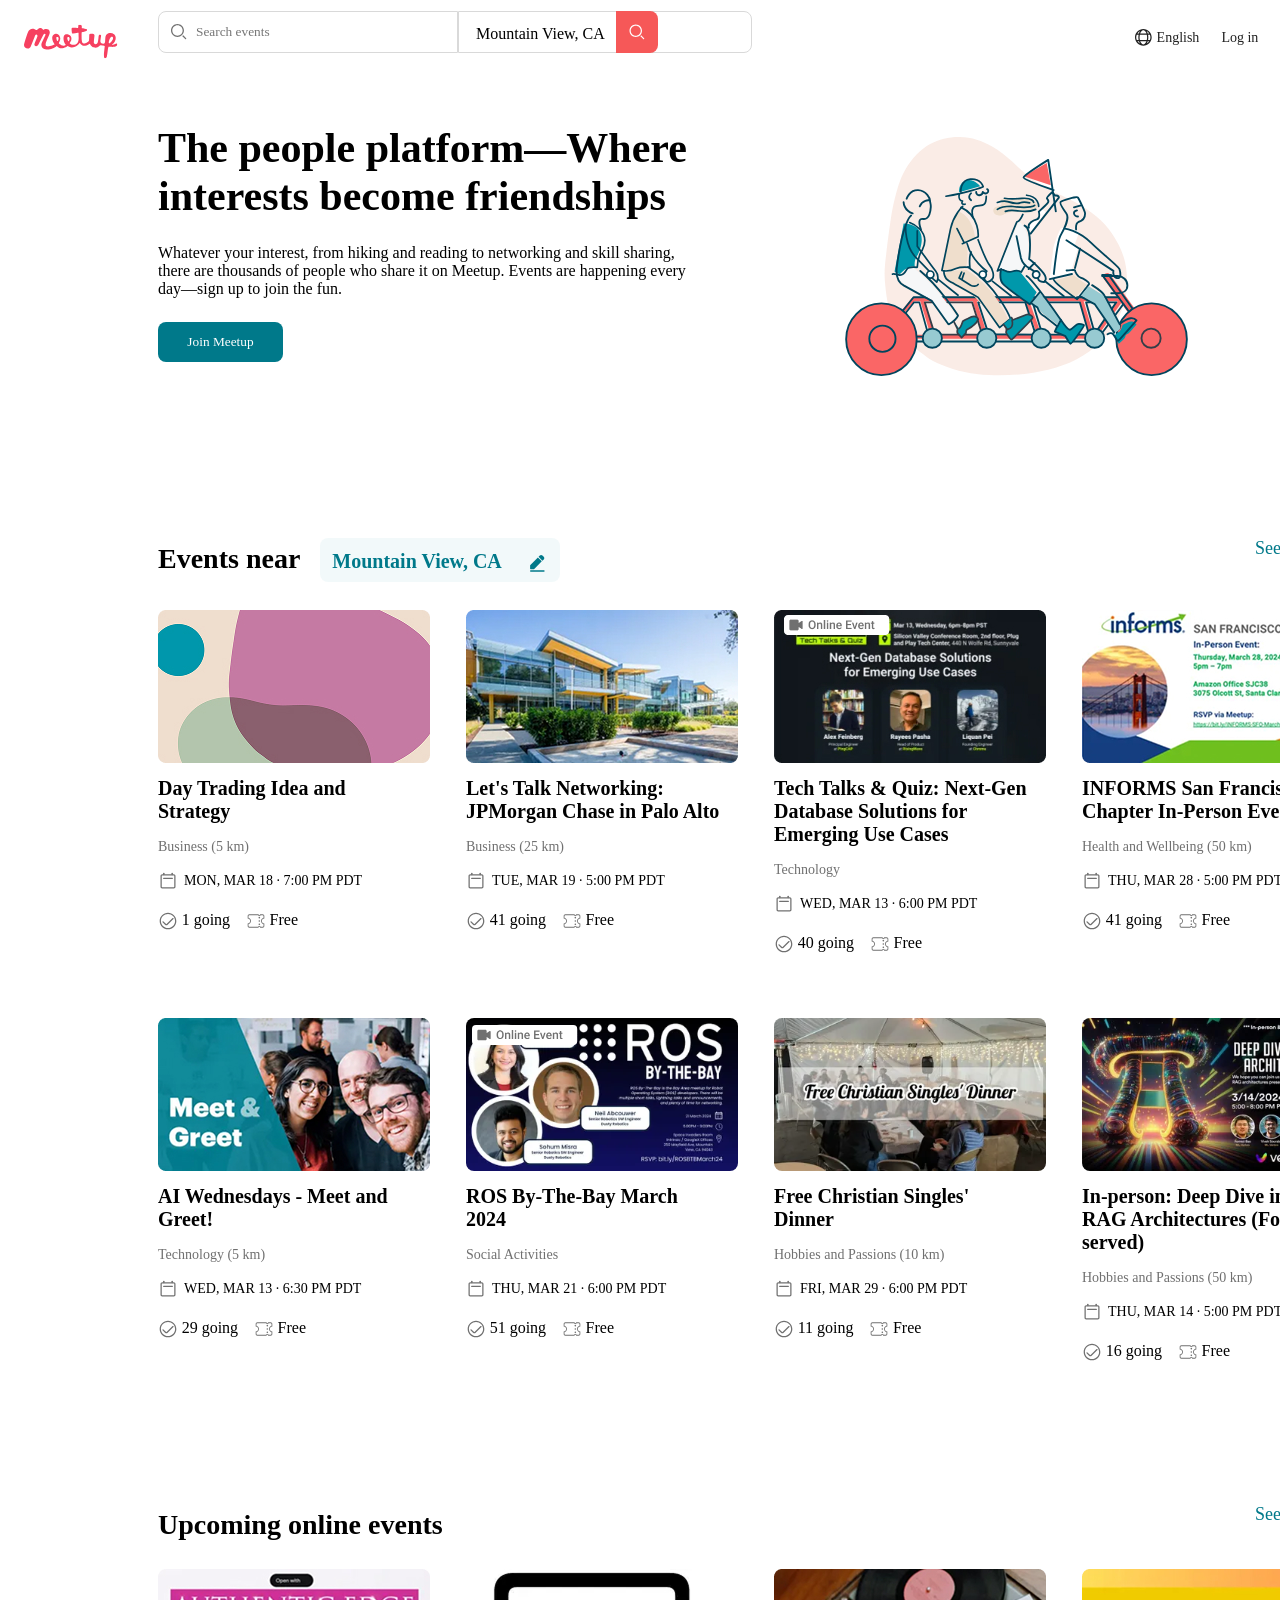
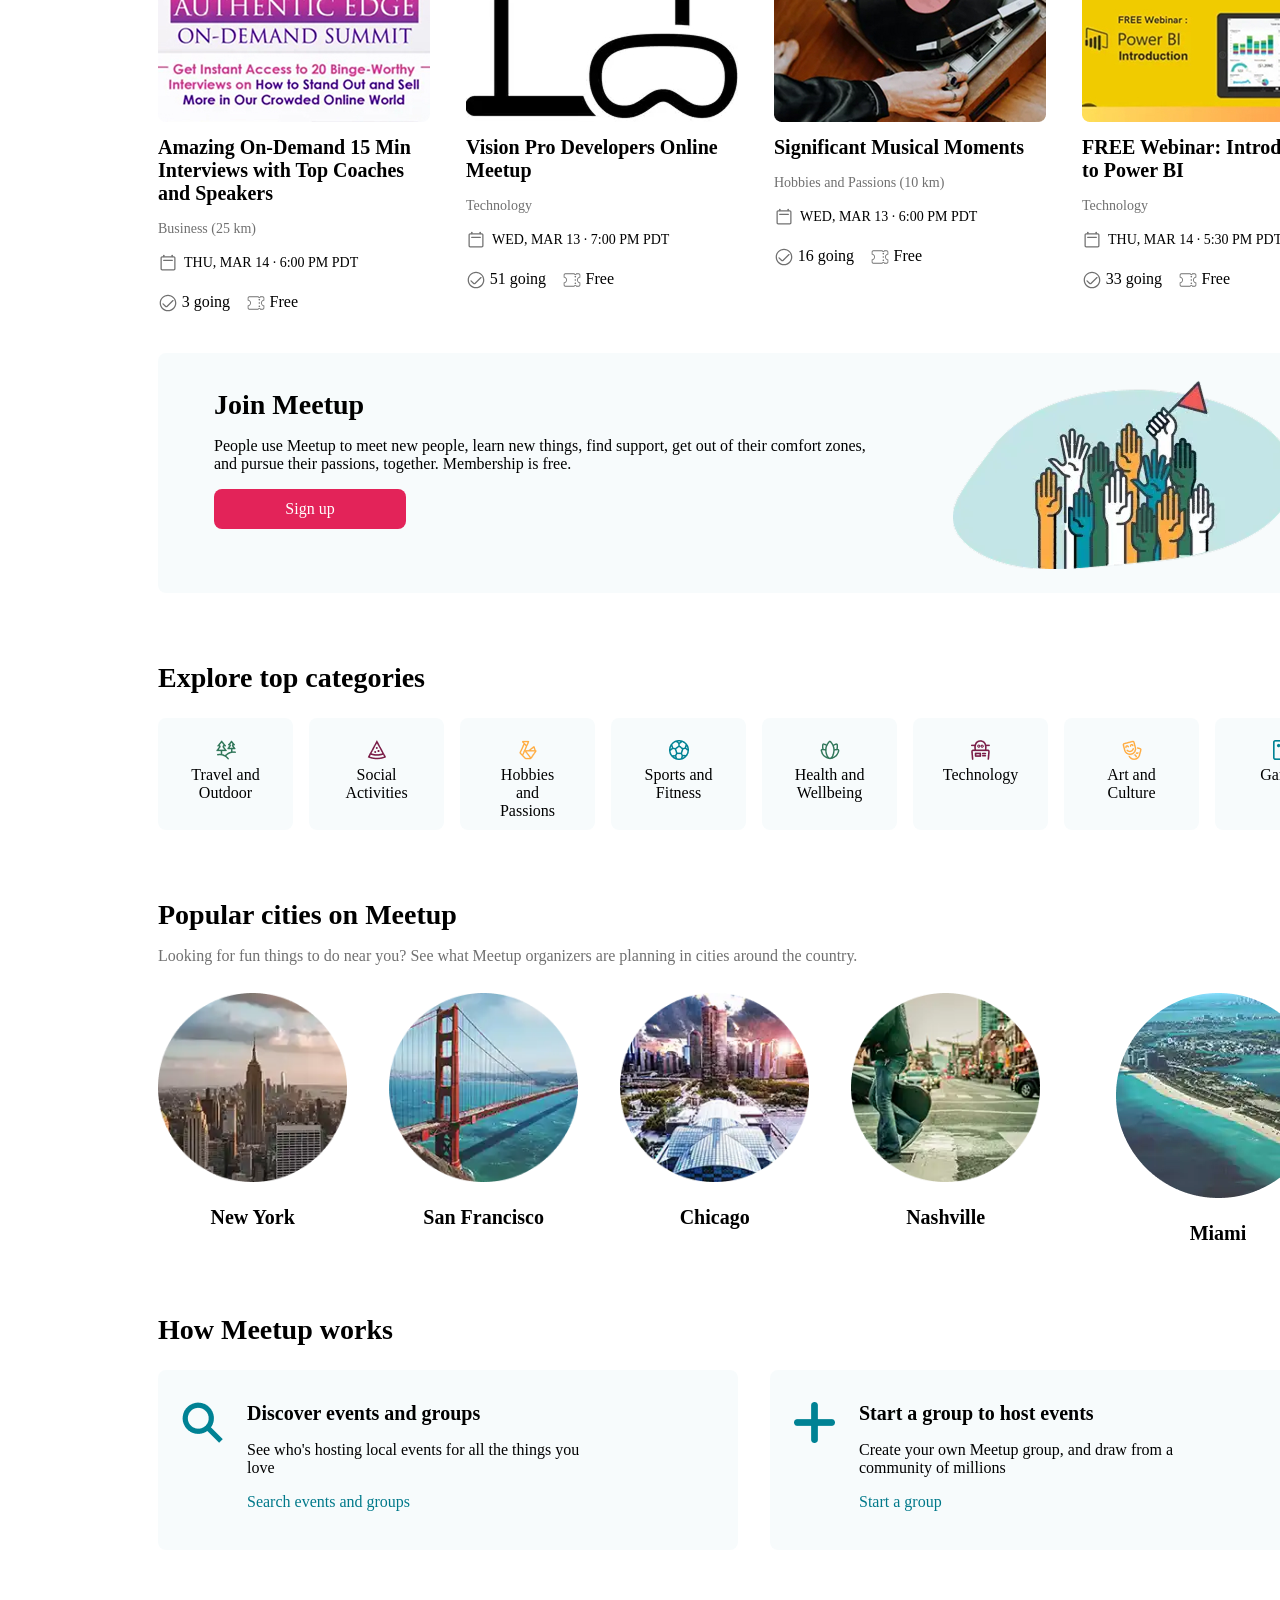
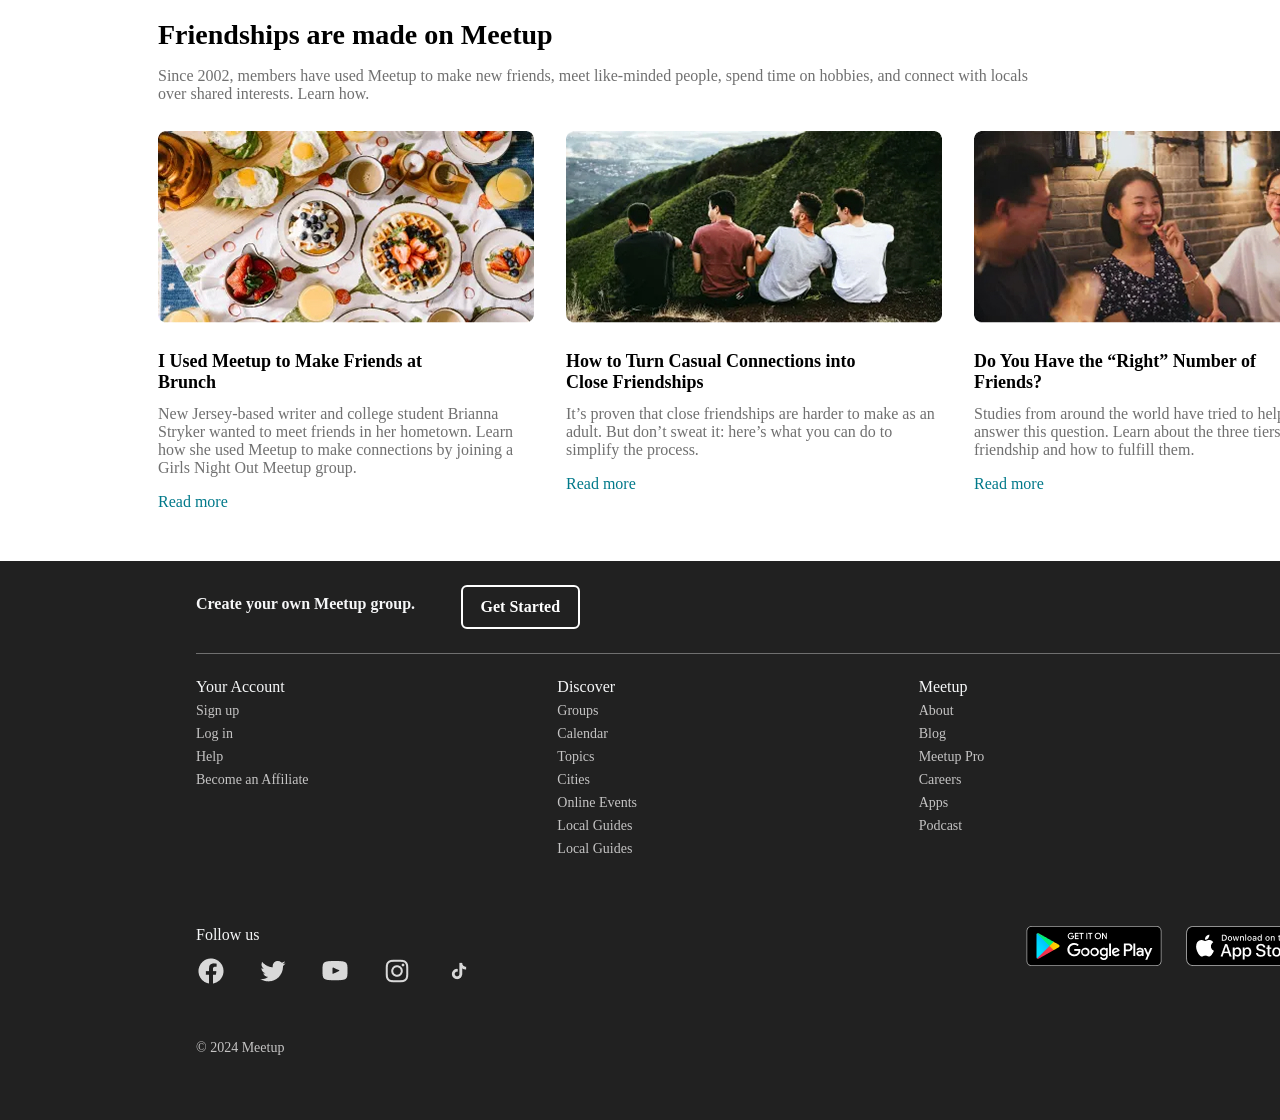
<file: assets/index.html>
<!DOCTYPE html>
<html lang="en">
<head>
    <meta charset="UTF-8">
    <meta name="viewport" content="width=device-width, initial-scale=1.0">
    <link rel="stylesheet" href="./style/style.css">
    <link rel="stylesheet" href="./style/adapt_1page.css">
    <title>Document</title>
</head>
<body>
    <div class="container">
        <nav>
        <!--  --------------------Шапка сайта--------------------------------------------------------------- -->
            <div class="navigation">

                <img id="logo" class="logo" src="./svg/logo.svg" alt="">
                <div class="inputs">
                    <div class="search_container"><img class="search_img" src="./svg/search_img.svg" alt=""><input class="search" type="text" placeholder="Search events"></div>
                    <div class="vanue"><span class="city_search">Mountain View, CA</span><button class="search_button" type="button"><img  src="./svg/search_btn.svg" alt=""></button></div>
                </div>
            
            </div>
            <div class="user-setting">
                <button class="language"><img src="./svg/language.svg" alt="">English</button>
                <button class="log-in">Log in</button>
                <button class="sign-up">Sign up</button>
            </div>
        </nav> 
        <main class="content">
        <!--  --------------------информация о сайте--------------------------------------------------------------- -->
            <div class="platform">
                <div class="platform_info">
                    <h1 class="title_info">The people platform—Where<br>interests become friendships</h1>
                    <p class="text_info">Whatever your interest, from hiking and reading to networking and skill sharing, there are thousands of people who share it on Meetup. Events are happening
                    every day—sign up to join the fun.</p>
                    <button id="btnJoin" type="button" class="btn_info">Join Meetup</button>
                </div>
                <div class="platform_img">
                    <img  src="./svg/info_img.svg"alt="">
                </div>
            </div>
        <!--  --------------------Event near--------------------------------------------------------------- -->
            <div class="events_near" id="eventsBox">
                <div class="events_title">
                    <h4 class="title_events">Events near</h4>
                    <div class="edit_place"><p class="place_events">Mountain View, CA</p><img class="pencil" src="./svg/pencil.svg" alt=""></div>
                    <p class="link_all">See all events</p>
                </div>
                <div class="posters_events">
            <!-- ---------1-------------------------------------------------------- -->
                <div class="poster">
                    <div class="line"></div>
                    <div class="img_poster"><img src="./img/trading.jpg" alt=""></div>
                    <div class="info_poster">
                        <h5 class="poster_title">Day Trading Idea and Strategy</h5>
                        <p class="thema">Business (5 km)</p>
                        <div class="day"><img src="./svg/day1.svg" alt=""><p>Mon, Mar 18 · 7:00 PM PDT</p></div>
                        <div class="add_info">
                            <div class="register"><img src="./svg/count persons.svg" alt=""><p>1 going</p></div>
                            <div class="type"><img src="./svg/type1.svg" alt=""><p>Free</p></div>

                        </div>
                    </div>
                </div>    
                
            <!-- -----------2------------------------------------------------------- -->
                <div class="poster">
                    <div class="line"></div>
                    <div class="img_poster"><img src="./img/networking.jpg" alt=""></div>
                        <div class="info_poster">
                            <h5 class="poster_title">Let's Talk Networking: JPMorgan Chase in Palo Alto</h5>
                            <p class="thema">Business (25 km)</p>
                            <div class="day"><img src="./svg/day1.svg" alt=""><p>Tue, Mar 19 · 5:00 PM PDT</p></div>
                            <div class="add_info">
                                <div class="register"><img src="./svg/count persons.svg" alt=""><p>41 going</p></div>
                                <div class="type"><img src="./svg/type1.svg" alt=""><p>Free</p></div>

                            </div>
                        </div>
                </div>
            <!-- -----------3------------------------------------------------------- -->
                <div class="poster">
                    <div class="line"></div>
                <div class="img_poster"><img src="./img/tech.jpg" alt=""></div>
                    <div class="info_poster">
                        <h5 class="poster_title">Tech Talks & Quiz: Next-Gen Database Solutions for Emerging Use Cases</h5>
                        <p class="thema">Technology</p>
                        <div class="day"><img src="./svg/day1.svg" alt=""><p>Wed, Mar 13 · 6:00 PM PDT</p></div>
                        <div class="add_info">
                            <div class="register"><img src="./svg/count persons.svg" alt=""><p>40 going </p></div>
                            <div class="type"><img src="./svg/type1.svg" alt=""><p>Free</p></div>

                        </div>
                    </div>
                </div>
            <!-- ----------4-------------------------------------------------------- -->
                <div class="poster hidden">
                    <div class="line"></div>
                <div class="img_poster"><img src="./img/informs.jpg" alt=""></div>
                    <div class="info_poster">
                        <h5 class="poster_title">INFORMS San Francisco Chapter In-Person Event</h5>
                        <p class="thema">Health and Wellbeing (50 km)</p>
                        <div class="day"><img src="./svg/day1.svg" alt=""><p>Thu, Mar 28 · 5:00 PM PDT</p></div>
                        <div class="add_info">
                            <div class="register"><img src="./svg/count persons.svg" alt=""><p>41 going</p></div>
                            <div class="type"><img src="./svg/type1.svg" alt=""><p>Free</p></div>

                        </div>
                    </div>
                </div>
            <!-- ------------5------------------------------------------------------ -->
                <div class="poster hidden">
                    <div class="line"></div>
                <div class="img_poster"><img src="./img/ai.jpg" alt=""></div>
                    <div class="info_poster">
                        <h5 class="poster_title">AI Wednesdays - Meet and Greet!</h5>
                        <p class="thema">Technology (5 km)</p>
                        <div class="day"><img src="./svg/day1.svg" alt=""><p>Wed, Mar 13 · 6:30 PM PDT</p></div>
                        <div class="add_info">
                            <div class="register"><img src="./svg/count persons.svg" alt=""><p>29 going</p></div>
                            <div class="type"><img src="./svg/type1.svg" alt=""><p>Free</p></div>

                        </div>
                    </div>
                </div>
            <!-- ---------------6--------------------------------------------------- -->
                <div class="poster hidden">
                    <div class="line"></div>
                <div class="img_poster"><img src="./svg/Events near/ROS By-The-Bay.svg" alt=""></div>
                    <div class="info_poster">
                        <h5 class="poster_title">ROS By-The-Bay March 2024</h5>
                        <p class="thema">Social Activities</p>
                        <div class="day"><img src="./svg/day1.svg" alt=""><p>Thu, Mar 21 · 6:00 PM PDT</p></div>
                        <div class="add_info">
                            <div class="register"><img src="./svg/count persons.svg" alt=""><p>51 going</p></div>
                            <div class="type"><img src="./svg/type1.svg" alt=""><p>Free</p></div>

                        </div>
                    </div>
                </div>
            <!-- -----------------7------------------------------------------------- -->
                <div class="poster hidden">
                    <div class="line"></div>
                <div class="img_poster"><img src="./svg/Events near/Free Christian Singles.svg" alt=""></div>
                    <div class="info_poster">
                        <h5 class="poster_title">Free Christian Singles' Dinner</h5>
                        <p class="thema">Hobbies and Passions (10 km)</p>
                        <div class="day"><img src="./svg/day1.svg" alt=""><p>Fri, Mar 29 · 6:00 PM PDT</p></div>
                        <div class="add_info">
                            <div class="register"><img src="./svg/count persons.svg" alt=""><p>11 going </p></div>
                            <div class="type"><img src="./svg/type1.svg" alt=""><p>Free</p></div>

                        </div>
                    </div>
                </div>
            <!-- ----------------------8-------------------------------------------- -->
                <div class="poster hidden">
                    <div class="line"></div>
                <div class="img_poster"><img src="./svg/Events near/RAG Architectures.svg" alt=""></div>
                    <div class="info_poster">
                        <h5 class="poster_title">In-person: Deep Dive into RAG Architectures (Food served)</h5>
                        <p class="thema">Hobbies and Passions (50 km)</p>
                        <div class="day"><img src="./svg/day1.svg" alt=""><p>Thu, Mar 14 · 5:00 PM PDT</p></div>
                        <div class="add_info">
                            <div class="register"><img src="./svg/count persons.svg" alt=""><p>16 going </p></div>
                            <div class="type"><img src="./svg/type1.svg" alt=""><p>Free</p></div>

                        </div>
                    </div>
                </div>
                </div> 
            </div>
            <!-- ----------------------Upcoming online events-------------------------------------------- -->   
            <div class="events_near" id="eventsBox">
                
                <div class="events_title">
                    <h4 class="title_events">Upcoming online events</h4>
                    <p class="link_all">See all events</p>
                </div>
                <div class="posters_events">
             <!-- ---------------------------------------1-------------------------------------------------------------        -->
                <div class="poster">
                    <div class="line"></div>
                    <div class="img_poster"><img src="./img/Interviews.jpg" alt=""></div>
                    <div class="info_poster">
                        <h5 class="poster_title">Amazing On-Demand 15 Min Interviews with Top Coaches and Speakers</h5>
                        <p class="thema">Business (25 km)</p>
                        <div class="day"><img src="./svg/day1.svg" alt=""><p>Thu, Mar 14 · 6:00 PM PDT</p></div>
                        <div class="add_info">
                            <div class="register"><img src="./svg/count persons.svg" alt=""><p>3 going</p></div>
                            <div class="type"><img src="./svg/type1.svg" alt=""><p>Free</p></div>

                        </div>
                    </div>
                </div>   
                <!-- ---------------------------------------2-------------------------------------------------------------        -->
                <div class="poster">
                    <div class="line"></div>
                    <div class="img_poster"><img src="./img/Vision Pro Developers.jpg" alt=""></div>
                    <div class="info_poster">
                        <h5 class="poster_title">Vision Pro Developers Online Meetup</h5>
                        <p class="thema">Technology</p>
                        <div class="day"><img src="./svg/day1.svg" alt=""><p>Wed, Mar 13 · 7:00 PM PDT</p></div>
                        <div class="add_info">
                            <div class="register"><img src="./svg/count persons.svg" alt=""><p>51 going</p></div>
                            <div class="type"><img src="./svg/type1.svg" alt=""><p>Free</p></div>

                        </div>
                    </div>
                </div> 
                <!-- --------------------------------------3------------------------------------------------------------        -->
                <div class="poster">
                    <div class="line"></div>
                    <div class="img_poster"><img src="./img/Musical.jpg" alt=""></div>
                    <div class="info_poster">
                        <h5 class="poster_title">Significant Musical Moments</h5>
                        <p class="thema">Hobbies and Passions (10 km)</p>
                        <div class="day"><img src="./svg/day1.svg" alt=""><p>Wed, Mar 13 · 6:00 PM PDT</p></div>
                        <div class="add_info">
                            <div class="register"><img src="./svg/count persons.svg" alt=""><p>16 going</p></div>
                            <div class="type"><img src="./svg/type1.svg" alt=""><p>Free</p></div>

                        </div>
                    </div>
                </div>   
                <!-- ---------------------------------------4-------------------------------------------------------------        -->
                <div class="poster hidden"><div class="line"></div>
                    <div class="img_poster"><img src="./img/FREE Webinar.jpg" alt=""></div>
                    <div class="info_poster">
                        <h5 class="poster_title">FREE Webinar: Introduction to Power BI</h5>
                        <p class="thema">Technology</p>
                        <div class="day"><img src="./svg/day1.svg" alt=""><p>Thu, Mar 14 · 5:30 PM PDT</p></div>
                        <div class="add_info">
                            <div class="register"><img src="./svg/count persons.svg" alt=""><p>33 going</p></div>
                            <div class="type"><img src="./svg/type1.svg" alt=""><p>Free</p></div>

                        </div>
                    </div>
                </div>
            </div>      
                <!--Sign up-->
            <div class="signup_container">
                <div class="join_info">
                    <h6>Join Meetup</h6>
                    <p>People use Meetup to meet new people, learn new things, find support, get out of their
                    comfort zones, and pursue their passions, together. Membership is free.</p>
                    <button id="signUp">Sign up</button>
                </div>
                <div class="join_img">
                    <img src="./img/join1.png" alt="">
                </div>
            </div>

            <!-- Top categories -->
            <div class="categories_box">
                <h5 class="title_events">Explore top categories</h5>
                
                <div class="categories_items">
                   <!-- --------------------------------------------------- -->                    
                    <div class="item_box">
                        <img src="./img/travel_and_outdoor.svg fill.png" alt="">
                        <p>Travel and Outdoor</p>
                    </div>
                    <!-- --------------------------------------------------- -->
                     <div class="item_box">
                        <img src="./img/social_activities.svg.png" alt="">
                        <p>Social Activities</p>
                    </div>
                    <!-- --------------------------------------------------- -->
                     <div class="item_box">
                        <img src="./img/hobbies_and_passions.svg.png" alt="">
                        <p>Hobbies and Passions</p>
                    </div>
                    <!-- --------------------------------------------------- -->
                     <div class="item_box">
                        <img src="./img/sports_and_fitness.svg fill.png" alt="">
                        <p>Sports and Fitness</p>
                    </div>
                    <!-- --------------------------------------------------- -->
                     <div class="item_box">
                        <img src="./img/health_and_wellness.svg.png" alt="">
                        <p>Health and Wellbeing</p>
                    </div>
                    <!-- --------------------------------------------------- -->
                     <div class="item_box">
                        <img src="./img/technology.svg.png" alt="">
                        <p>Technology</p>
                    </div>
                    <!-- --------------------------------------------------- -->
                     <div class="item_box">
                        <img src="./img/art_and_culture.svg.png" alt="">
                        <p>Art and Culture</p>
                    </div>
                    <!-- --------------------------------------------------- -->
                     <div class="item_box">
                        <img src="./img/games.svg.png" alt="">
                        <p>Games</p>
                    </div>
                    <!-- --------------------------------------------------- -->
                </div>
            </div>

            <!-- Poular cities -->
            <div class="cities_box">
                <h3 class="title_events">Popular cities on Meetup</h3>
                <p class="p_events">Looking for fun things to do near you? See what Meetup organizers are planning in cities around the country.</p>
                
                <div class="cities_items">
                    <div class="city">
                        <img src="./img/new_york.png" alt="">
                        <h5>New York</h5>
                    </div>
                    <!-- --------------------------------------------------------------------------- -->
                     <div class="city">
                        <img src="./img/san_francisco.png" alt="">
                        <h5>San Francisco</h5>
                    </div>
                    <!-- --------------------------------------------------------------------------- -->
                     <div class="city">
                        <img src="./img/chicago.png" alt="">
                        <h5>Chicago</h5>
                    </div>
                    <!-- --------------------------------------------------------------------------- -->
                     <div class="city">
                        <img src="./img/nashville.png" alt="">
                        <h5>Nashville</h5>
                    </div>
                    <!-- --------------------------------------------------------------------------- -->
                     <div class="city hidden">
                        <img src="./img/miami.png" alt="">
                        <h5>Miami</h5>
                    </div>
                    <!-- --------------------------------------------------------------------------- -->
                </div>
            </div>

            <!-- How Meetup works -->
            <div class="how_works">
                <h3 class="title_events">How Meetup works</h3>
                <div class="how_box">
                    <div class="how_info">
                        <img src="./img/search.svg.png" alt="">
                        <div class="how_info_text">
                            <h5>Discover events and groups</h5>
                            <p>See who's hosting local events for all the things you love</p>
                            <h6>Search events and groups</h6>
                        </div>
                    </div>
                    <!-- ------------------------------------------------- -->
                    <div class="how_info">
                        <img src="./img/plus.svg.png" alt="">
                        <div class="how_info_text">
                            <h5>Start a group to host events</h5>
                            <p>Create your own Meetup group, and draw from a community of millions</p>
                            <h6>Start a group</h6>
                        </div>
                    </div>
                </div>
            </div>

            <!-- Friendships are made on Meetup -->
            <div class="friendships">
                <h3 class="title_events">Friendships are made on Meetup</h3>
                <p class="p_events hidden">Since 2002, members have used Meetup to make new friends, meet like-minded people, spend time on hobbies, and
                connect with locals over shared interests. Learn how.</p>
                <div class="friendships_box">
                    <div class="friendship_item">
                        <img src="./img/first_article.webp.jpg" alt="">
                        <h5>I Used Meetup to Make Friends at Brunch</h5>
                        <p>New Jersey-based writer and college student
                        Brianna Stryker wanted to meet friends in her
                        hometown. Learn how she used Meetup to make
                        connections by joining a Girls Night Out Meetup
                        group.</p>
                        <h6>Read more</h6>
                    </div>
                    <!-- ---------------------------------------------------------- -->
                    <div class="friendship_item">
                        <img src="./img/second_article.webp.jpg" alt="">
                        <h5>How to Turn Casual Connections into Close Friendships</h5>
                        <p>It’s proven that close friendships are harder to
                        make as an adult. But don’t sweat it: here’s what
                        you can do to simplify the process.</p>
                        <h6>Read more</h6>
                    </div>
                    <!-- ---------------------------------------------------------- -->
                     <div class="friendship_item">
                        <img src="./img/third_article.webp.jpg" alt="">
                        <h5>Do You Have the “Right” Number of Friends?</h5>
                        <p>Studies from around the world have tried to help
                        people answer this question. Learn about the
                        three tiers of friendship and how to fulfill them.</p>
                        <h6>Read more</h6>
                    </div>
                    <!-- ---------------------------------------------------------- -->
                </div>
            </div>

        </main>  
        <footer class="footer_1page">
            <div class="get_started">
                <h4>Create your own Meetup group.</h4>
                <button>Get Started</button>
            </div>
            <div class="page_links">
                <div class="page_link">
                    <h4>Your Account</h4>
                    <p>Sign up</p>
                    <p>Log in</p>
                    <p>Help</p>
                    <p>Become an Affiliate</p>
                </div>

                <div class="page_link">
                    <h4>Discover</h4>
                    <p>Groups</p>
                    <p>Calendar</p>
                    <p>Topics</p>
                    <p>Cities</p>
                    <p>Online Events</p>
                    <p>Local Guides</p>
                    <p>Local Guides</p>
                </div>

                <div class="page_link">
                    <h4>Meetup</h4>
                    <p>About</p>
                    <p>Blog</p>
                    <p>Meetup Pro</p>
                    <p>Careers</p>
                    <p>Apps</p>
                    <p>Podcast</p>
                </div> 
            </div>

            <div class="follow">
                <div class="follow_media">
                    <h4>Follow us</h4>
                    <div class="icons">
                        <img src="./img/Facebook.png" alt="">
                        <img src="./img/Twitter.png" alt="">
                        <img src="./img/YouTube.png" alt="">
                        <img src="./img/Instagram.png" alt="">
                        <img src="./img/TikTok.png" alt="">
                    </div>
                </div>
                <div class="store">
                    <img src="./img/Google Play.png" alt="">
                    <img src="./img/App Store.png" alt="">
                </div>
            </div>

            <div class="page_info">
                <p>© 2024 Meetup</p>
                <p hidden>Terms of Service</p>
                <p hidden>Privacy Policy</p>
                <p hidden>Do Not Sell or Share My Personal Data</p>
                <p hidden>Cookie Policy</p>
                <p hidden>Help</p>
            </div>
        </footer>
    </div>  
    <script src="./js/index1.js"></script>            
</body>
</html>
</file>
<file: assets/style/style.css>
*{
    margin: 0;
    padding: 0;
    box-sizing: border-box;
    font-family: roboto, middle;
}
.container{
    max-width: 1512px;
    width: 100%;
    max-height: 4412px;
    height: 100%;
    position: relative;
}
nav{
    display: flex;
    position: relative;
    max-width: 1512px;
    width: 100%;
    max-height: 64px;
    height: 100%;
}
.navigation{
    display: flex;
    gap: 40px;
    position: relative;
}
.logo{
max-width: 94px;
min-height: 34px;
width: 100%;
height: 100%;

margin-left: 24px;
margin-top: 15px;
}
.inputs{
    display: flex;
    margin-top: 11px;
    position: static;
}
.search_container{
    position: relative;
}
.search{
    width: 300px;
    height: 42px;
    border: 1px solid rgba(217, 217, 217, 1);
    padding-left: 37px;
    border-radius: 8px 0 0 8px;
}
.vanue{
    width: 294px;
    height: 42px;
    padding-top: 13px;
    padding-left: 17px;
    border: 1px solid rgba(217, 217, 217, 1);

    border-radius: 0 8px 8px 0;
}
.search_button{
    position: absolute;
    right: 0;
    top: 11px;
    border: 0;
    width: 42px;
    height: 42px; 
    padding: 11px;
    background-color: rgba(246, 88, 88, 1);
    border-radius: 0 8px 8px 0;
}
.search_button img{
    max-width: 20px;
    height: auto;
    width: 100%;

    

}
.search_img{
    width: 16.27px;
    height: 16.27px;
    position: absolute;
    top: 12.75px;
    left: 12.75px;
        border: 0;
}

.user-setting{
    display: flex;
    gap: 22px;
    padding-left: 476.6px;
    position: absolute;
    top: 0;
    right: 50px;
position: static;
}
.language{
    display: flex;
    font-size: 14px;
    align-items: center;
    gap: 5px;
    border: 0;
    background-color: white;
    color: rgba(33, 33, 33, 1);
    margin-top: 22px;
}

.log-in{
    display: flex;
    font-size: 14px;
    align-items: center;
    border: 0;
    background-color: white;
    color: rgba(33, 33, 33, 1);
     white-space: nowrap;
     margin-top: 22px;
}
.sign-up{
    display: flex;
    font-size: 14px;
    align-items: center;
    justify-content: center;
    border: 0;
    background-color: rgba(0, 121, 138, 1);
    color: white;
    width: 83px;
    height: 36px;
    border-radius: 8px;
    margin-top: 14px;
}
.platform{
    max-width: 1196px;
    width: 100%;
    min-height: 461px;
    height: auto;
    display: flex;
    gap: 54.47px;
    padding-left: 158px;
    padding-top: 71px;
}
.platform_info{
    display: flex;
    flex-direction: column;
    gap: 24px;
    max-width: 600px;
    width: 100%;
}
.title_info{
    font-weight: 700;
    font-size: 42px;
    text-align: left;
}
.text_info{
    font-weight: 400;
    font-size: 16px;
    text-align: left;
    max-width: 600.61px;
    width: 100%;

}
.platform_img{
    margin-left: 54px;
    max-width: 379px;
    width: 100%;
    height: auto;
}
.btn_info{
    max-width: 125px;
    width: 100%;
    min-height: 40px;
    height: auto;
    background-color: rgba(0, 121, 138, 1);
    color: rgba(255, 255, 255, 1);
    border: 0;
    border-radius: 8px;
}
.events_near{
    margin-top: 24px;
    max-width: 1196px;
    width: 100%;
    min-height: 942px;
    height: auto;

    display: flex;
    flex-direction: column;
    position: relative;
    margin-left: 158px;
}
.events_title{
    display: flex;
}
.edit_place{
    display: flex;
    flex-direction: row;
    max-width: 239.4px;
    width: 100%;
    min-height: 44px;
    height: auto;
    background-color: rgba(151, 202, 209, 0.12);
    border-radius: 8px;
    position: relative;
    margin-left: 20px;
}
.pencil{
    max-width: 15px;
    width: 100%;
    min-height: 16.6px;
    height: auto;
    position: absolute;
    bottom: 10px;
    right: 15px;
}
.title_events{
    font-weight: 600;
    font-size: 28px;
    text-align: left;
    padding-top: 5px;
}
.place_events{
    font-weight: 600;
    font-size:  20px;
    color: rgba(0, 121, 138, 1);
    padding-left: 12px;
    padding-top: 12px;
}
.link_all{
    font-weight: 500;
    font-size: 18px;
    color: rgba(0, 121, 138, 1);
    position: absolute;
    right: 0;
}
.events_near{
    display: flex;
}
.posters_events{
    display: flex;
    gap: 36px;
    flex-wrap: wrap;
}
.poster, .hidden{
    padding-top: 28px;
    max-width: 272px;
    width: 100%;
    max-height: 399px;
    height: auto;
}
.img_poster{
    max-width: 272px;
    width: 100%;
    height: 55px;
    position: static;
}
.info_poster{
    width: 272px;
    width: 100%;
    max-height: 399px;
    padding-top: 12px;
    position: static;
}
.poster_title{
    margin-top: 100px;
    max-width: 256px;
    width: 100%;
    font-weight: 600;
    font-size: 20px;
    position: static;
}
.info_poster h5{
    position: static;
}
.thema{
    max-width: 256px;
    width: 100%;
    min-height: 40px;
    height: auto;
    padding-top: 8px;
    font-weight: 500;
    font-size: 14px;
    color: rgba(112, 112, 112, 1);
    display: flex;
    align-items: center;
    position: static;
}
.day{
    display: flex;
    min-height: 20px;
    height: auto;
    font-weight: 400;
    font-size: 14px;
    padding-top: 8px;
    text-transform: uppercase;
    position: static;
}
.day img{
    max-width: 20px;
    width: 100%;
    min-height: 20px;
    height: auto;
    color: rgba(112, 112, 112, 1);
    margin-right: 6px;
    position: static;
}
.day p{
    min-height: 20px;
    height: auto;
    padding-top: 2px;
    position: static;
}
.line{
    display: none;

}
.add_info{
    margin-top: 20px;
    font-weight: 400;
    font-size: 16px;
    display: flex;
    gap: 15.8px;
    align-items: center;
    position: static;
}
.register img{
    max-width: 20px;
    width: 100%;
    min-height: 20px;
    height: auto;
    margin-right: 3.67px;
    position: static;
}
.register, .type{
    display: flex;
    position: static;
}
.type img{
    max-width: 20px;
    width: 100%;
    min-height: 20px;
    height: auto;
    margin-right: 3.67px;
    position: static;
}
.online_events{
    min-height: 499px;
    height: auto;
    position: static;
}

.signup_container{
    display: flex;
    border-radius: 8px;
    max-width: 1192px;
    width: 100%;
    min-height: 236px;
    height: auto;
    background-color: rgba(151, 202, 209, 0.08);
    margin-top: 40px;
    position: static;
}
.join_info{
    margin: 36px 56px;
    max-width: 739px;
    width: 100%;
    min-height: 164px;
    height: auto;
    position: static;
}
.join_info h6{
    font-size: 28px;
    font-weight: 600;
    position: static;
}
.join_info p{
    padding: 16px 0;
    max-width: 664.64px;
    width: 100%;
    font-size: 16px;
    font-weight: 400;
    position: static;
}
.join_info button{
    max-width: 192px;
    width: 100%;
    min-height: 40px;
    height: auto;
    border: 0;
    color: white;
    background-color: rgba(227, 35, 89, 1);
    border-radius: 8px;
    font-size: 16px;
    position: static;
}
.join_img{
    max-width: 341px;
    width: 100%;
    min-height: 196px;
    height: auto;
    margin: 20px 56px 20px 0;
    position: static;
}

.categories_box{
    margin-top: 64px;
}
.categories_items{
    display: flex;
    flex-direction: row;
    gap: 16px;
    flex-wrap: wrap;
    margin-top: 24px;
}
.item_box{
    display: flex;
    flex-direction: column;
    max-width: 135px;
    width: 100%;
    min-height: 112px;
    height: auto;
    background-color: rgba(151, 202, 209, 0.08);
    align-items: center;
    border-radius: 8px;
}
.item_box img{
    max-width: 20px;
    width: 100%;
    min-height: 20px;
    height: auto;
    margin-top: 22px;
}
.item_box p{
    padding-top: 6px;
    font-size: 16px;
    font-weight: 500px;
    max-width: 79.2px;
    width: 100%;
    text-align: center;
}

.cities_box{
    margin-top: 64px;
}
.cities_items{
    display: flex;
    gap: 41.75px;
    flex-wrap: nowrap;
}
.p_events{
    font-size: 16px;
    font-weight: 400;
    color: rgba(112, 112, 112, 1);
    padding-top: 16px;
    max-width: 870px;
    width: 100%;
}
.city{
    display: flex;
    flex-direction: column;
    align-items: center;
    padding-top: 28px;
}
.city img{
    max-width: 205px;
    width: 100%;
    height: auto;
}
.city h5{
    font-size: 20px;
    font-weight: 600;
    padding-top: 24px;
}

.how_works{
    margin-top: 64px;
}
.how_box{
    display: flex;
    flex-wrap: wrap;
    gap: 32px;
    margin-top: 24px;
}
.how_info{
    max-width: 580px;
    width: 100%;
    min-height: 180px;
    height: auto;
    background-color: rgba(151, 202, 209, 0.08);
    border-radius: 8px; 
    display: flex;  
}
.how_info img{
    width: 41px;  
    height: 41px;
    margin-top: 32px;
    margin-left: 24px;
}
.how_info_text{
    margin-top: 32px;
    margin-left: 24px;
}
.how_info_text h5{
    font-size: 20px;
    font-weight: 600;
}
.how_info_text p{
    padding-top: 16px;
    max-width: 362px;
    width: 100%;
    font-size: 16px;
    font-weight: 400;
}
.how_info_text h6{
    padding-top: 16px;
    font-size: 16px;
    font-weight: 500;
    color: rgba(0, 121, 138, 1);
}

.friendships{
    margin-top:  64px;
    display: flex;
    flex-direction: column;
}
.friendships_box{
    display: flex;
    gap: 32px;
    flex-wrap: nowrap;
}
.friendship_item{
    max-width: 376px;
    width: 100%;
}
.friendship_item img{
    max-width: 376px;
    width: 100%;
    min-height: 191.5px;
    height: auto;
    margin-top: 28px;
}
.friendship_item h5{
    padding-top: 24px;
    font-size: 18px;
    font-weight: 600;
    max-width: 292.42px;
    width: 100%;

}
.friendship_item p{
    font-size: 16px;
    font-weight: 400;
    color: rgba(112, 112, 112, 1);
    padding-top: 12px;
}
.friendship_item h6{
    font-size: 16px;
    font-weight: 400;
    padding-top: 16px;
    color: rgba(0, 121, 138, 1);
}

.footer_1page{
    background-color: rgb(33, 33, 33);
    width: 100%;
    min-height: 559px;
    margin-top: 50px;
}
.footer_2page{
    display: flex;
    flex-direction: column;
    background-color: rgb(33, 33, 33);
    width: 100%;
    min-height: 559px;
    padding-bottom: 50px;
}
.get_started{
    display: flex;
    width: 1120px;
    height: 93px;
    margin-left: 196px;
    margin-top: 24px;
    gap: 15.8px;
    border-bottom: 1px solid rgba(112, 112, 112, 1)
}
.footer_2page .get_started{
    display: flex;
    width: 1120px;
    height: 93px;
    margin-left: 196px;
    margin-top: 24px;
    gap: 15.8px;
    border-bottom: 1px solid rgba(112, 112, 112, 1)
}

.get_started h4{
    color: rgb(246, 247, 248);
    font-size: 16px;
    font-weight: 600;
    width: 249px;

    padding-top: 34px;
}
.get_started button{
    color: rgba(255, 255, 255, 1);
    background: none ;
    width: 119px;
    height: 44px;
    border: 2px solid rgba(255, 255, 255, 1);
    border-radius: 6px;
    font-size: 16px;
    font-weight: 600;
    margin-top: 24px;
}
.page_links{
    margin-top: 24px;
    display: flex;
    flex-direction: row;
    margin-left: 196px;
}
.page_link{
    max-width: 373.33px;
    width: 100%;
    min-height: 224px;
    height: auto;

}
.page_link h4{
    font-size: 16px;
    font-weight: 400;
    color: rgba(246, 247, 248, 1);
}
.page_link p{
    font-size: 14px;
    font-weight: 400;
    color: rgba(197, 196, 196, 1);
    padding-top: 7px;
}

.follow{
    max-width: 1120px;
    width: 100%;
    min-height: 90px;
    height: auto;
    margin: 24px 196px;
    display: flex;
    position: relative;
}
.follow_media{
    max-width: 278px;
    width: 100%;
}
.follow_media h4{
    font-size: 16px;
    font-weight: 400;
    color: rgba(246, 247, 248, 1);
}
.icons{
    display: flex;
    margin-top: 12px;
    gap: 32px;
}
.icons img{
    max-width: 30px;
    width: 100%;
    min-height: 30px;
    height: auto;
}
.store{
    display: flex;
    position: absolute;
    right: 0;
    gap: 12px;
}
.store img{
    max-width: 140px;
    width: 100%;
    min-height: 40px;
    height: auto;
}
.page_info{
    max-width: 1120px;
    width: 100%;
    min-height: 28px;
    height: auto;
    display: flex;
    margin-left: 196px;
    gap: 24px;
    color: rgba(197, 196, 196, 1);
    font-size: 14px;
    font-weight: 400;
}
</file>
<file: assets/style/adapt_1page.css>
@media(max-width: 393px){
    .container{
        width: 100%;
    }
    nav{
        width: 100%;
        height: 38px;
    }
    .logo{
        width: 94.34px;
        height: 34px;
        margin-top: 4px;
        margin-left: 24px;
        position: relative;
        z-index: 100;
    }
    .inputs{
        position: absolute;
        left: 20px;
        top: 53px
        
    }
    .search{
        width: 342px;
        height: 42px;
    }
    .search_button{
        width: 42px;
        height: 42px;
    }
    .vanue{
        display: none;
    }
    .user-setting{
        position: absolute;
        top: 0;
        right: 7px;
        gap: 19px;
    }
    .language{
        font-size: 12px;
        margin-top: 12.83px;
    }
    .log-in{
        font-size: 12px;
        white-space: nowrap;
        margin-top: 12.83px;
    }
    .sign-up{
        font-size: 12px;
        width: 71px;
        height: 30.76px;
        margin-top: 10px;
    }
    .platform{
        width: 100%;
        padding-left: 21px;
        flex-direction: column;
    }
    .platform_info{
        gap: 20px;
        max-width: 352.28px;
        width: 100%;
        padding-top: 30px;
    }
    .title_info{
        font-size: 25px;
    }
    .text_info{
        padding-top: 20px;
        font-size: 12px;
        font-weight: 400;
        max-width: 350px;
        width: 100%;
        line-height: 2;
    }
    .btn_info{
        display: none;
    }
    .platform_img img{
        max-width: 250px;
        width: 100%;
        min-height: 157.6px;
        height: 100%;
        margin-right: 89px;
    }
    .events_near{
        margin-top: 20px;
        width: 100%;
        display: flex;
        flex-direction: column;
        position: relative;
        margin-left: 15px;
        min-height: 350px;

    }
    .title_events{
        font-size: 20px;
        text-align: left;
        margin-left: 10px;
    }
    .edit_place{
        max-width: 164px;
        width: 100%;
        min-height: 30px;
        height: auto;
        border-radius: 5.48px;
        position: relative;
        margin-left: 6px;
    }
    .place_events{
        font-weight: 600;
        font-size:  14px;
        padding-top: 8px;
        
    }
    .pencil{
        max-width: 10px;
        width: 100%;
        min-height: 11.4px;
        height: auto; 
        bottom: 8px;
        right: 9px;
    }
    .link_all{
        display: none;
    }
    .posters_events{
        width: 370px;
        flex-direction: column;
        flex-wrap: nowrap;

    }
    .poster{
        display: flex;
        flex-direction: row;
        height: 35px;
        position: relative;
    }
    .poster img{
        width: 97.51px;
        height: 54.99px;
        margin-left: 15px;

    }
    .info_poster{
        padding: 0;
        margin: 0;
        position: absolute;
        left: 120px;
        
    }
    .info_poster h5{
        font-size: 9.81px;
        font-weight: 500;
        margin: 0;
        padding: 0;
        position: absolute;
        top: 15px;
        white-space: wrap;
        width: 370px;
    }
    .day img{
        display: none;
    }
    .day p{
        color: rgba(124, 111, 80, 1);
        font-size: 8.58px;
        font-weight: 500;
        position: absolute;
        top: 0px;
        white-space: nowrap;
    }
    .thema{
        font-size: 8.58px;
        font-weight: 400;
        color: rgba(112, 112, 112, 1);
        position: absolute;
        top: 24px;
        white-space: nowrap;
    }
    .register{
        display: none;
    }
    .type{
        display: none;
    }
    .line{
        border: 0.61px solid rgba(217, 217, 217, 1);
        width: 350px;
        position: absolute;
        top: 15px;
        left: 10px;
    }
    .hidden{
        display: none;
    }
    .signup_container{
        width: 100%;
        height: 356px;
        margin-top: 100px;
        margin-left: -15px;
        flex-direction: column;
        position: relative;
    }
    .join_info{
        margin: 0;
        
    }
    .join_info p{
        position: absolute;
        top: 200px;
        left: 10px;
        font-size: 12px;
        font-weight: 400;
        line-height: 2;
        width: 360px;
    }
    .join_info button{
        position: absolute;
        top: 270px;
        left: 100px;
        width: 192px;
        height: 40px;
        position: relative;
        z-index: 100;
    }
    .join_info h6{
        font-size: 20px;
        white-space: nowrap;
        margin-left: 15px;
        margin-top: 16px;
    }
    .join_img{
        position: absolute;
        top:40px;
        left: 75px;
    }
    .join_img img{
        width: 238px;
        height: 136.8px;
    }
    .categories_items{
        gap: 23px;
        margin-left: 40px;
    }
    .p_events{
        margin-left: 10px;
        font-size: 12px;
        font-weight: 400;
        width: 350px;
    }
    .city img{
        max-width: 153.15px;
        width: 100%;
        min-height: auto;

    }
    .city h5{
        font-size: 14.93px;
        padding-top: 17.93px;
        
    }
    .cities_items{
        gap: 18px;
        margin-left: 20px;
        flex-wrap: wrap;
    }
    .how_box{
        flex-direction: column;
        gap: 12px;
        margin-top: 18px;
    }
    .how_info{
        max-width: 360.89px;
        width: 100%;
        min-height: 112px;
        height: auto;
        background-color: rgba(151, 202, 209, 0.08); 
    }
    .how_info img{
        width: 25.51px;  
        height: 25.51px;
        margin-top: 19.91px;
        margin-left: 14.93px;
    }
    .how_info_text{
        margin-top: 19.91px;
        margin-left: 14.93px;
    }
    .how_info_text h5{
        font-size: 12px;
    }
    .how_info_text p{
        padding-top: 9.96px;
        max-width: 225.23px;
        width: 100%;
        font-size: 9.96px;
        font-weight: 400;
    }
    .how_info_text h6{
        padding-top: 9.96px;
        font-size: 10px;
    }
    .friendships{
        padding-top: 17px;
  
    }
    .friendships_box{
        gap: 0px;
              flex-direction: column;
    }
    .friendship_item{
        max-width: 360px;
        width: 100%;
    }
    .friendship_item img{
        max-width: 360px;
        width: 100%;
        height: 183.5px;

    }
    .friendship_item h5{
        font-size: 16px;
    }
    .friendship_item p{
        font-size: 12px;
    }
    .friendship_item h6{
        font-size: 12px;
        padding-top: 15.33px;
        padding-bottom: 32px;
    }


    .footer_1page{
        width: 100%;
        min-height: 393px;
        margin-top: 120px;
    }
    .get_started{
        display: flex;
        width: 366px;
        height: 69px;
        margin-left: 18px;
        margin-top: 15px;
        gap: 2;
        border-bottom: 1px solid rgba(112, 112, 112, 1)
    }
    .get_started h4{
        font-size: 14px;
        width: 247px;
        padding-top: 25px;
    }   
    .get_started button{
        margin-top: 13px;
    }
    .page_links{
        margin-top: 34px;
        margin-left: 14px;
    }
    .page_link{
        max-width: 377px;
        width: 100%;
        min-height: 224px;
        height: auto;
    }
        .page_link h4{
        font-size: 14px;
    }
    .page_link p{
        font-size: 12px;
    }
    .follow{
        max-width: 336px;
        width: 100%;
        margin: 16px 18px;
        flex-direction: column ;
    }
    .store{
        display: none;
    }
    .icons img{
        max-width: 25px;
        width: 100%;
        min-height: 25px;
        height: auto;
    }
    .page_info{
        margin-left: 18px;
    }
    .footer_2page{
    display: flex;
    flex-direction: column;
    background-color: rgb(33, 33, 33);
    width: 100%;
    max-height: 559px;
    padding-bottom: 50px;
}
}
</file>
